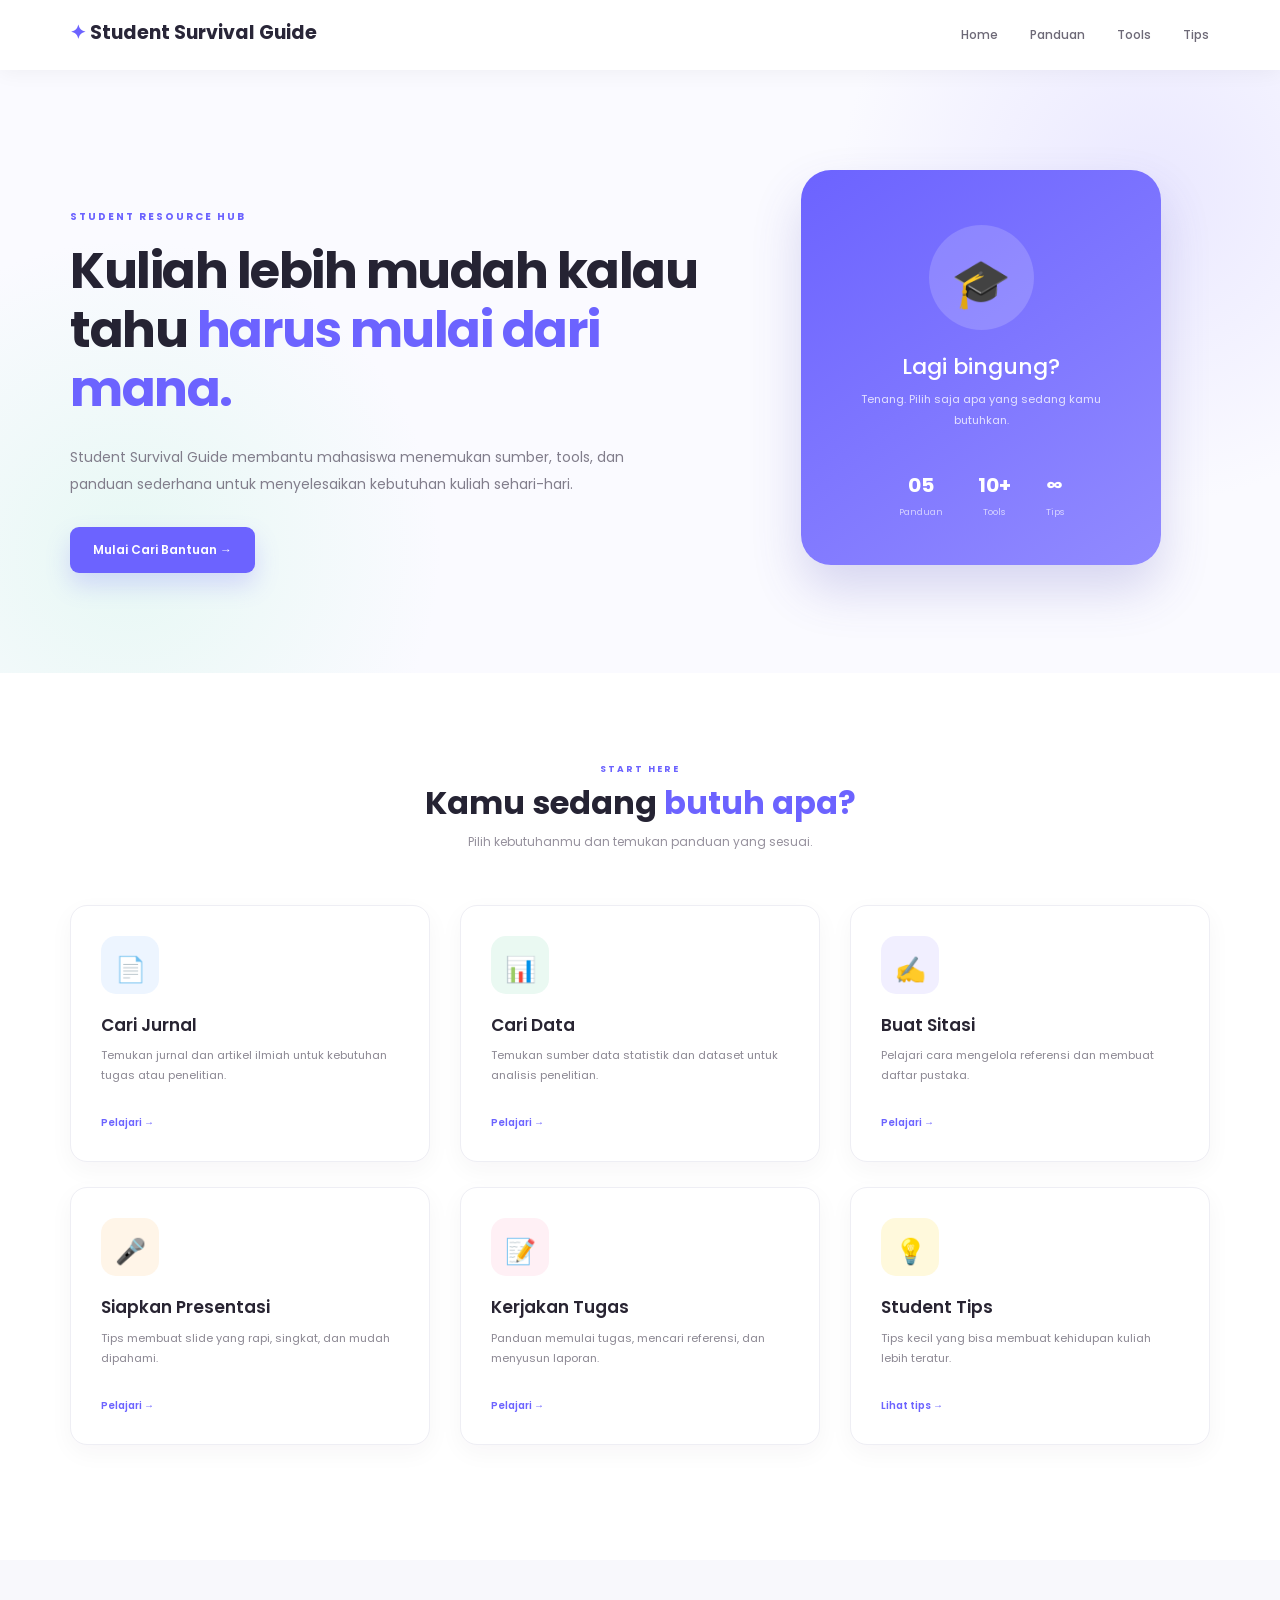
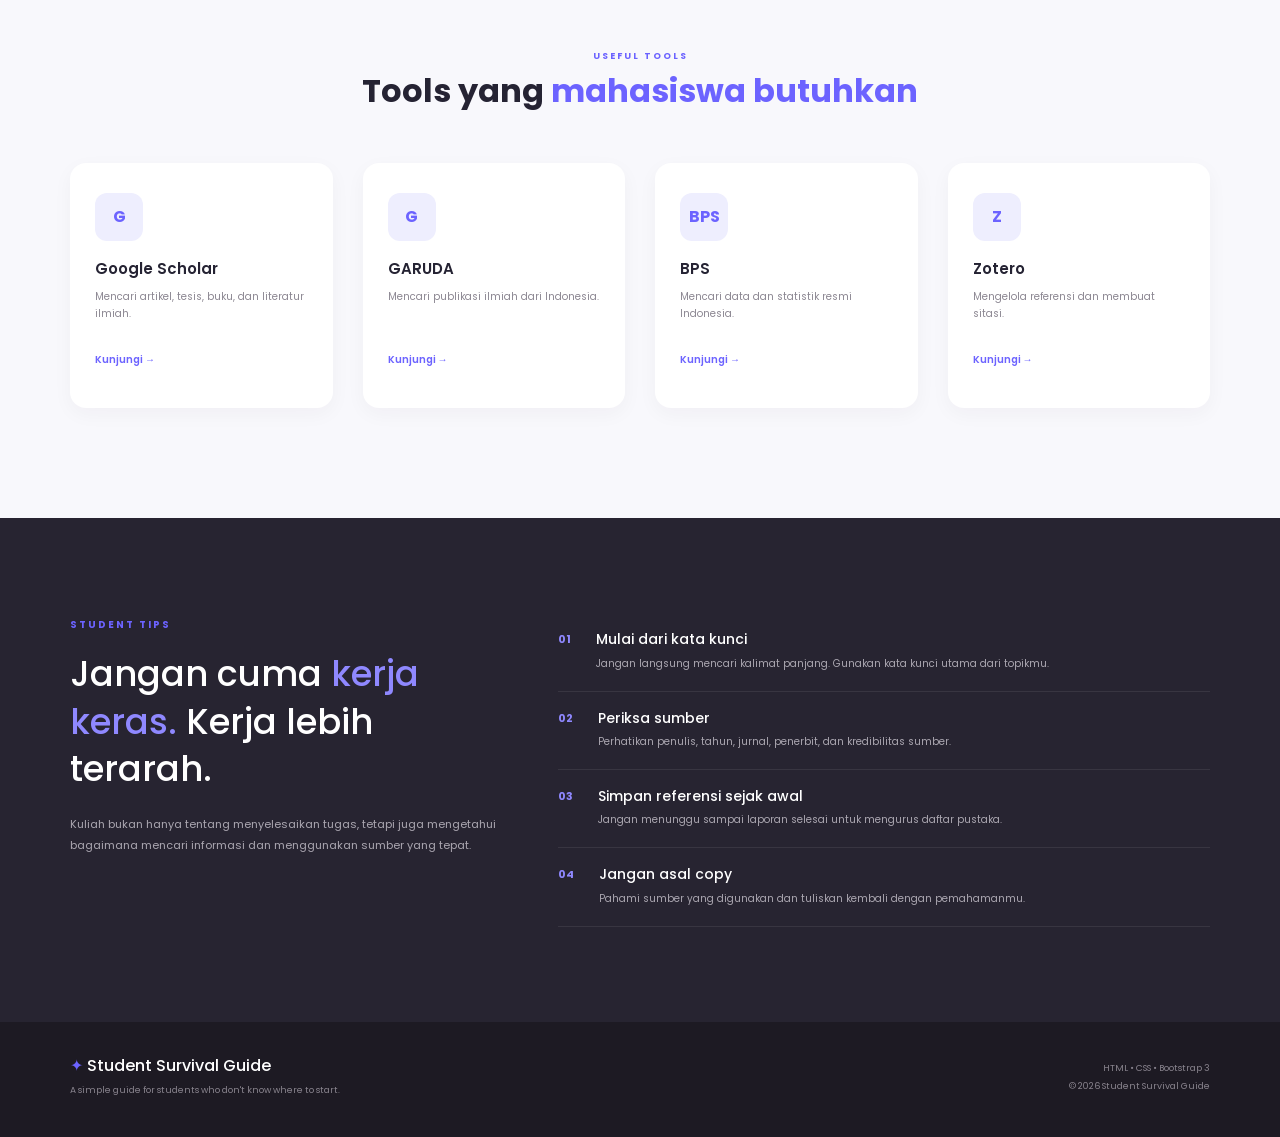
<file: index.html>
<!DOCTYPE html>
<html lang="id">
<head>
    <meta charset="UTF-8">
    <meta name="viewport" content="width=device-width, initial-scale=1">

    <title>Student Survival Guide</title>

    <!-- Bootstrap 3 -->
    <link rel="stylesheet"
          href="https://maxcdn.bootstrapcdn.com/bootstrap/3.4.1/css/bootstrap.min.css">

    <!-- Google Font -->
    <link href="https://fonts.googleapis.com/css?family=Poppins:300,400,500,600,700"
          rel="stylesheet">

    <!-- CSS -->
    <link rel="stylesheet" href="style.css">
</head>

<body>

<!-- NAVBAR -->
<nav class="navbar navbar-default navbar-fixed-top">
    <div class="container">

        <div class="navbar-header">
            <a class="navbar-brand" href="index.html">
                <span>✦</span> Student Survival Guide
            </a>
        </div>

        <ul class="nav navbar-nav navbar-right">
            <li><a href="index.html">Home</a></li>
            <li><a href="#butuh">Panduan</a></li>
            <li><a href="#tools">Tools</a></li>
            <li><a href="#tips">Tips</a></li>
        </ul>

    </div>
</nav>


<!-- HERO -->
<section class="hero">

    <div class="container">

        <div class="row">

            <div class="col-md-7 hero-text">

                <span class="hero-label">
                    STUDENT RESOURCE HUB
                </span>

                <h1>
                    Kuliah lebih mudah
                    kalau tahu <span>harus mulai dari mana.</span>
                </h1>

                <p>
                    Student Survival Guide membantu mahasiswa menemukan
                    sumber, tools, dan panduan sederhana untuk menyelesaikan
                    kebutuhan kuliah sehari-hari.
                </p>

                <a href="#butuh" class="btn btn-primary-custom">
                    Mulai Cari Bantuan →
                </a>

            </div>


            <div class="col-md-5">

                <div class="hero-card">

                    <div class="hero-icon">
                        🎓
                    </div>

                    <h3>
                        Lagi bingung?
                    </h3>

                    <p>
                        Tenang. Pilih saja apa yang sedang kamu butuhkan.
                    </p>

                    <div class="mini-stat">
                        <div>
                            <strong>05</strong>
                            <small>Panduan</small>
                        </div>

                        <div>
                            <strong>10+</strong>
                            <small>Tools</small>
                        </div>

                        <div>
                            <strong>∞</strong>
                            <small>Tips</small>
                        </div>
                    </div>

                </div>

            </div>

        </div>

    </div>

</section>


<!-- BUTUH APA -->
<section id="butuh" class="section">

    <div class="container">

        <div class="section-title text-center">

            <span>START HERE</span>

            <h2>
                Kamu sedang <strong>butuh apa?</strong>
            </h2>

            <p>
                Pilih kebutuhanmu dan temukan panduan yang sesuai.
            </p>

        </div>


        <div class="row">

            <!-- JURNAL -->
            <div class="col-md-4 col-sm-6">

                <a href="jurnal.html" class="guide-card">

                    <div class="guide-icon blue">
                        📄
                    </div>

                    <h3>
                        Cari Jurnal
                    </h3>

                    <p>
                        Temukan jurnal dan artikel ilmiah
                        untuk kebutuhan tugas atau penelitian.
                    </p>

                    <span>
                        Pelajari →
                    </span>

                </a>

            </div>


            <!-- DATA -->
            <div class="col-md-4 col-sm-6">

                <a href="data.html" class="guide-card">

                    <div class="guide-icon green">
                        📊
                    </div>

                    <h3>
                        Cari Data
                    </h3>

                    <p>
                        Temukan sumber data statistik dan
                        dataset untuk analisis penelitian.
                    </p>

                    <span>
                        Pelajari →
                    </span>

                </a>

            </div>


            <!-- SITASI -->
            <div class="col-md-4 col-sm-6">

                <a href="sitasi.html" class="guide-card">

                    <div class="guide-icon purple">
                        ✍️
                    </div>

                    <h3>
                        Buat Sitasi
                    </h3>

                    <p>
                        Pelajari cara mengelola referensi
                        dan membuat daftar pustaka.
                    </p>

                    <span>
                        Pelajari →
                    </span>

                </a>

            </div>


            <!-- PRESENTASI -->
            <div class="col-md-4 col-sm-6">

                <a href="presentasi.html" class="guide-card">

                    <div class="guide-icon orange">
                        🎤
                    </div>

                    <h3>
                        Siapkan Presentasi
                    </h3>

                    <p>
                        Tips membuat slide yang rapi,
                        singkat, dan mudah dipahami.
                    </p>

                    <span>
                        Pelajari →
                    </span>

                </a>

            </div>


            <!-- TUGAS -->
            <div class="col-md-4 col-sm-6">

                <a href="tugas.html" class="guide-card">

                    <div class="guide-icon pink">
                        📝
                    </div>

                    <h3>
                        Kerjakan Tugas
                    </h3>

                    <p>
                        Panduan memulai tugas, mencari
                        referensi, dan menyusun laporan.
                    </p>

                    <span>
                        Pelajari →
                    </span>

                </a>

            </div>


            <!-- BONUS -->
            <div class="col-md-4 col-sm-6">

                <div class="guide-card bonus-card">

                    <div class="guide-icon yellow">
                        💡
                    </div>

                    <h3>
                        Student Tips
                    </h3>

                    <p>
                        Tips kecil yang bisa membuat
                        kehidupan kuliah lebih teratur.
                    </p>

                    <a href="#tips">
                        Lihat tips →
                    </a>

                </div>

            </div>

        </div>

    </div>

</section>


<!-- TOOLS -->
<section id="tools" class="tools-section">

    <div class="container">

        <div class="section-title text-center">

            <span>USEFUL TOOLS</span>

            <h2>
                Tools yang <strong>mahasiswa butuhkan</strong>
            </h2>

        </div>


        <div class="row">

            <div class="col-md-3 col-sm-6">
                <div class="tool-card">
                    <div class="tool-logo">G</div>
                    <h3>Google Scholar</h3>
                    <p>
                        Mencari artikel, tesis, buku,
                        dan literatur ilmiah.
                    </p>
                    <a href="https://scholar.google.com"
                       target="_blank">
                        Kunjungi →
                    </a>
                </div>
            </div>


            <div class="col-md-3 col-sm-6">
                <div class="tool-card">
                    <div class="tool-logo">G</div>
                    <h3>GARUDA</h3>
                    <p>
                        Mencari publikasi ilmiah
                        dari Indonesia.
                    </p>
                    <a href="https://garuda.kemdiktisaintek.go.id"
                       target="_blank">
                        Kunjungi →
                    </a>
                </div>
            </div>


            <div class="col-md-3 col-sm-6">
                <div class="tool-card">
                    <div class="tool-logo">BPS</div>
                    <h3>BPS</h3>
                    <p>
                        Mencari data dan statistik
                        resmi Indonesia.
                    </p>
                    <a href="https://www.bps.go.id"
                       target="_blank">
                        Kunjungi →
                    </a>
                </div>
            </div>


            <div class="col-md-3 col-sm-6">
                <div class="tool-card">
                    <div class="tool-logo">Z</div>
                    <h3>Zotero</h3>
                    <p>
                        Mengelola referensi dan
                        membuat sitasi.
                    </p>
                    <a href="https://www.zotero.org"
                       target="_blank">
                        Kunjungi →
                    </a>
                </div>
            </div>

        </div>

    </div>

</section>


<!-- TIPS -->
<section id="tips" class="tips-section">

    <div class="container">

        <div class="row">

            <div class="col-md-5">

                <span class="hero-label">
                    STUDENT TIPS
                </span>

                <h2>
                    Jangan cuma
                    <span>kerja keras.</span>
                    Kerja lebih terarah.
                </h2>

                <p>
                    Kuliah bukan hanya tentang menyelesaikan tugas,
                    tetapi juga mengetahui bagaimana mencari informasi
                    dan menggunakan sumber yang tepat.
                </p>

            </div>


            <div class="col-md-7">

                <div class="tip-item">
                    <b>01</b>
                    <div>
                        <h3>Mulai dari kata kunci</h3>
                        <p>
                            Jangan langsung mencari kalimat panjang.
                            Gunakan kata kunci utama dari topikmu.
                        </p>
                    </div>
                </div>


                <div class="tip-item">
                    <b>02</b>
                    <div>
                        <h3>Periksa sumber</h3>
                        <p>
                            Perhatikan penulis, tahun, jurnal,
                            penerbit, dan kredibilitas sumber.
                        </p>
                    </div>
                </div>


                <div class="tip-item">
                    <b>03</b>
                    <div>
                        <h3>Simpan referensi sejak awal</h3>
                        <p>
                            Jangan menunggu sampai laporan selesai
                            untuk mengurus daftar pustaka.
                        </p>
                    </div>
                </div>


                <div class="tip-item">
                    <b>04</b>
                    <div>
                        <h3>Jangan asal copy</h3>
                        <p>
                            Pahami sumber yang digunakan dan
                            tuliskan kembali dengan pemahamanmu.
                        </p>
                    </div>
                </div>

            </div>

        </div>

    </div>

</section>


<!-- FOOTER -->
<footer>

    <div class="container">

        <div class="row">

            <div class="col-md-7">

                <h3>
                    ✦ Student Survival Guide
                </h3>

                <p>
                    A simple guide for students who don't know
                    where to start.
                </p>

            </div>

            <div class="col-md-5 text-right">

                <p>
                    HTML • CSS • Bootstrap 3
                </p>

                <p>
                    © 2026 Student Survival Guide
                </p>

            </div>

        </div>

    </div>

</footer>

</body>
</html>
</file>
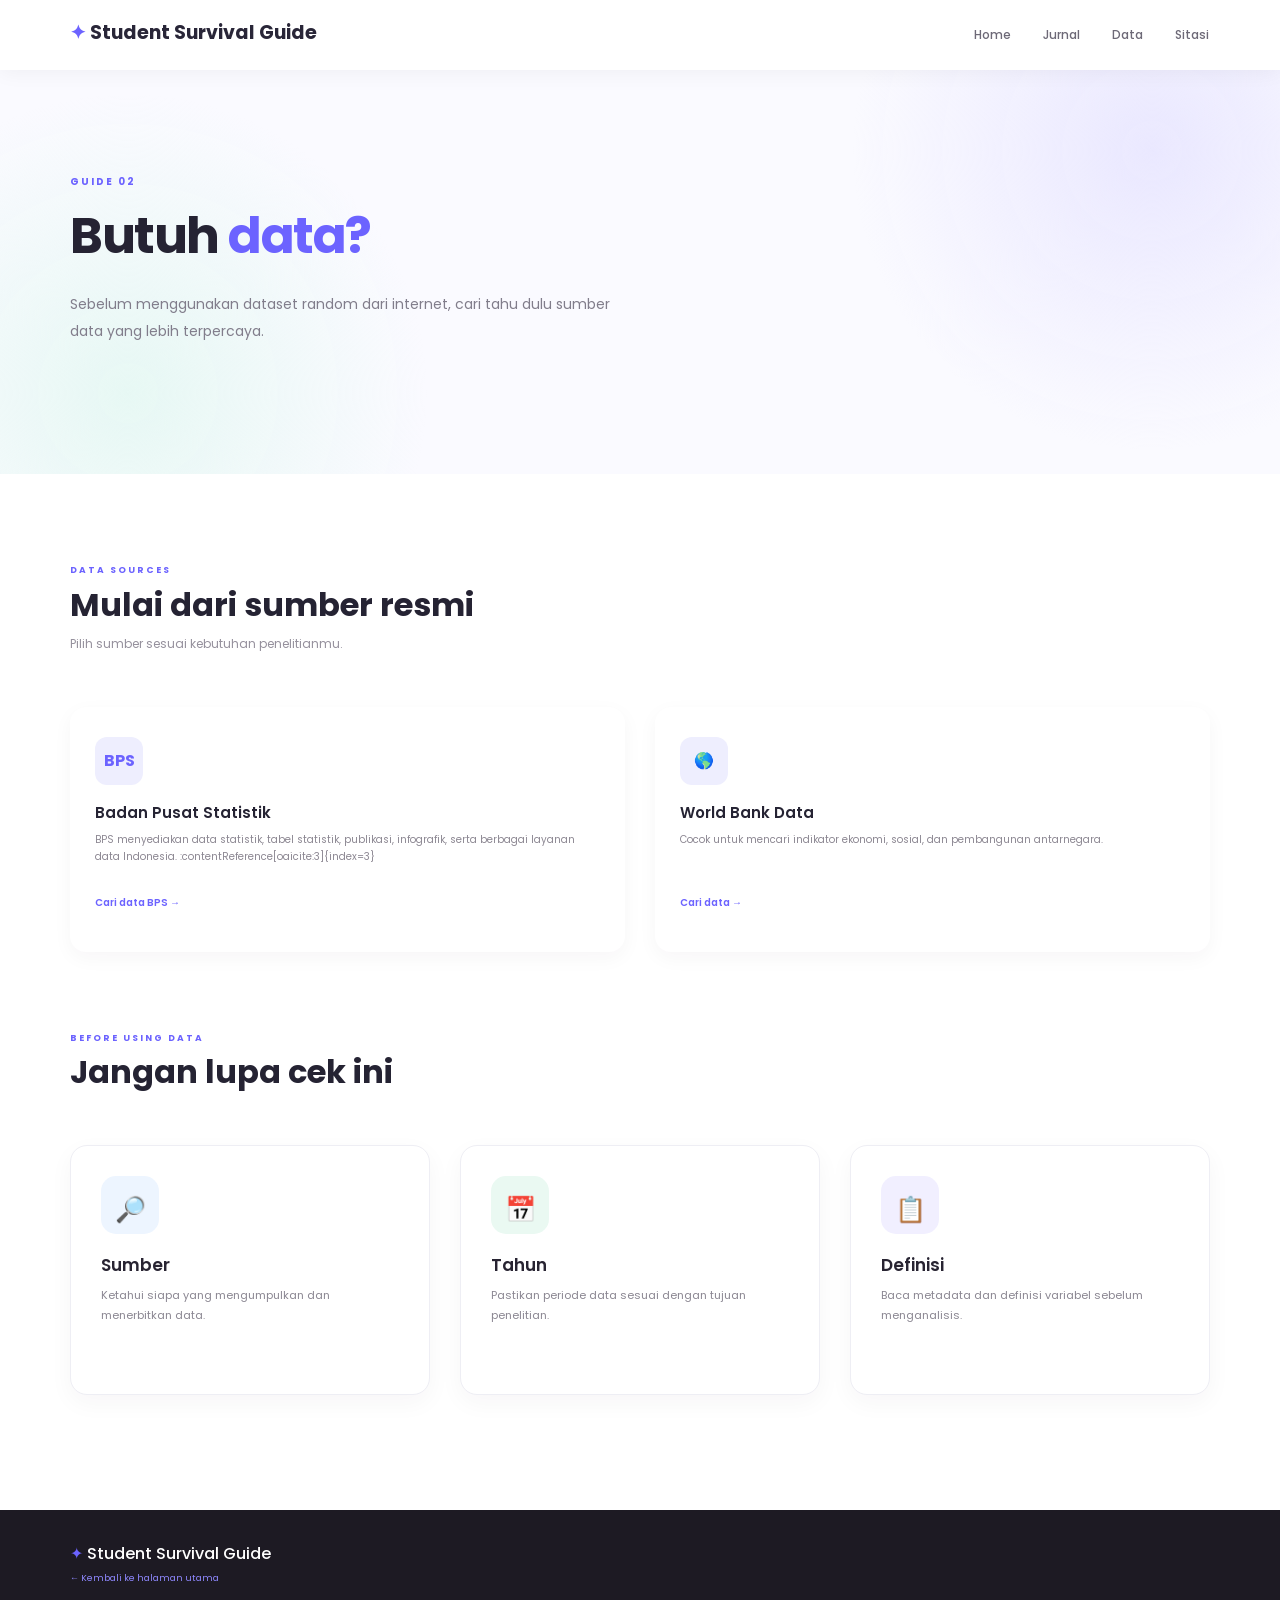
<file: data.html>
<!DOCTYPE html>
<html lang="id">

<head>

    <meta charset="UTF-8">
    <meta name="viewport" content="width=device-width, initial-scale=1">

    <title>Cari Data | Student Survival Guide</title>

    <link rel="stylesheet"
          href="https://maxcdn.bootstrapcdn.com/bootstrap/3.4.1/css/bootstrap.min.css">

    <link href="https://fonts.googleapis.com/css?family=Poppins:300,400,500,600,700"
          rel="stylesheet">

    <link rel="stylesheet" href="style.css">

</head>

<body>

<nav class="navbar navbar-default navbar-fixed-top">

    <div class="container">

        <div class="navbar-header">

            <a class="navbar-brand" href="index.html">
                <span>✦</span> Student Survival Guide
            </a>

        </div>

        <ul class="nav navbar-nav navbar-right">

            <li><a href="index.html">Home</a></li>
            <li><a href="jurnal.html">Jurnal</a></li>
            <li><a href="data.html">Data</a></li>
            <li><a href="sitasi.html">Sitasi</a></li>

        </ul>

    </div>

</nav>


<section class="hero">

    <div class="container">

        <span class="hero-label">
            GUIDE 02
        </span>

        <h1>
            Butuh <span>data?</span>
        </h1>

        <p>
            Sebelum menggunakan dataset random dari internet,
            cari tahu dulu sumber data yang lebih terpercaya.
        </p>

    </div>

</section>


<section class="section">

    <div class="container">

        <div class="section-title">

            <span>DATA SOURCES</span>

            <h2>
                Mulai dari sumber resmi
            </h2>

            <p>
                Pilih sumber sesuai kebutuhan penelitianmu.
            </p>

        </div>


        <div class="row">

            <div class="col-md-6">

                <div class="tool-card">

                    <div class="tool-logo">
                        BPS
                    </div>

                    <h3>
                        Badan Pusat Statistik
                    </h3>

                    <p>
                        BPS menyediakan data statistik,
                        tabel statistik, publikasi,
                        infografik, serta berbagai layanan
                        data Indonesia. :contentReference[oaicite:3]{index=3}
                    </p>

                    <a href="https://www.bps.go.id"
                       target="_blank">
                        Cari data BPS →
                    </a>

                </div>

            </div>


            <div class="col-md-6">

                <div class="tool-card">

                    <div class="tool-logo">
                        🌎
                    </div>

                    <h3>
                        World Bank Data
                    </h3>

                    <p>
                        Cocok untuk mencari indikator
                        ekonomi, sosial, dan pembangunan
                        antarnegara.
                    </p>

                    <a href="https://data.worldbank.org"
                       target="_blank">
                        Cari data →
                    </a>

                </div>

            </div>

        </div>


        <div class="section-title" style="margin-top:60px;">

            <span>BEFORE USING DATA</span>

            <h2>
                Jangan lupa cek ini
            </h2>

        </div>


        <div class="row">

            <div class="col-md-4">

                <div class="guide-card">

                    <div class="guide-icon blue">
                        🔎
                    </div>

                    <h3>
                        Sumber
                    </h3>

                    <p>
                        Ketahui siapa yang mengumpulkan
                        dan menerbitkan data.
                    </p>

                </div>

            </div>


            <div class="col-md-4">

                <div class="guide-card">

                    <div class="guide-icon green">
                        📅
                    </div>

                    <h3>
                        Tahun
                    </h3>

                    <p>
                        Pastikan periode data sesuai
                        dengan tujuan penelitian.
                    </p>

                </div>

            </div>


            <div class="col-md-4">

                <div class="guide-card">

                    <div class="guide-icon purple">
                        📋
                    </div>

                    <h3>
                        Definisi
                    </h3>

                    <p>
                        Baca metadata dan definisi
                        variabel sebelum menganalisis.
                    </p>

                </div>

            </div>

        </div>

    </div>

</section>


<footer>

    <div class="container">

        <h3>
            ✦ Student Survival Guide
        </h3>

        <p>
            <a href="index.html" style="color:#8f88ff;">
                ← Kembali ke halaman utama
            </a>
        </p>

    </div>

</footer>

</body>
</html>
</file>
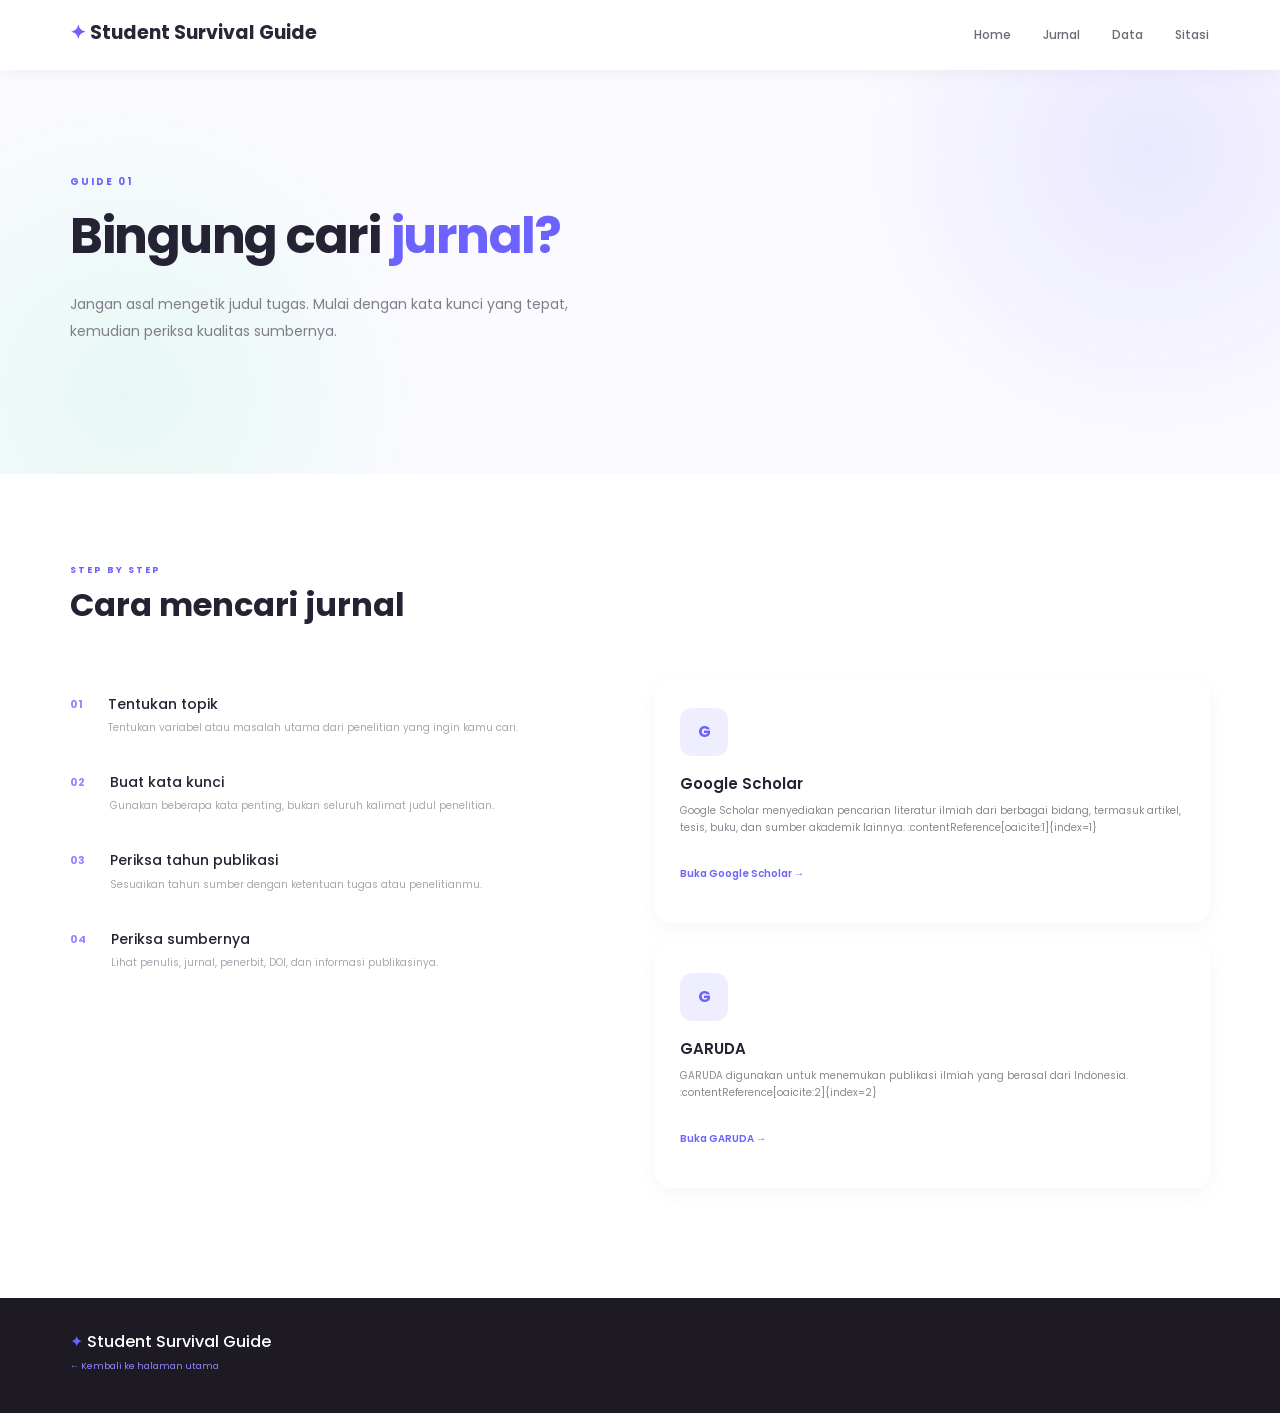
<file: jurnal.html>
<!DOCTYPE html>
<html lang="id">
<head>

    <meta charset="UTF-8">
    <meta name="viewport" content="width=device-width, initial-scale=1">

    <title>Cari Jurnal | Student Survival Guide</title>

    <link rel="stylesheet"
          href="https://maxcdn.bootstrapcdn.com/bootstrap/3.4.1/css/bootstrap.min.css">

    <link href="https://fonts.googleapis.com/css?family=Poppins:300,400,500,600,700"
          rel="stylesheet">

    <link rel="stylesheet" href="style.css">

</head>

<body>

<nav class="navbar navbar-default navbar-fixed-top">

    <div class="container">

        <div class="navbar-header">

            <a class="navbar-brand" href="index.html">
                <span>✦</span> Student Survival Guide
            </a>

        </div>

        <ul class="nav navbar-nav navbar-right">
            <li><a href="index.html">Home</a></li>
            <li><a href="jurnal.html">Jurnal</a></li>
            <li><a href="data.html">Data</a></li>
            <li><a href="sitasi.html">Sitasi</a></li>
        </ul>

    </div>

</nav>


<section class="hero">

    <div class="container">

        <span class="hero-label">
            GUIDE 01
        </span>

        <h1>
            Bingung cari <span>jurnal?</span>
        </h1>

        <p>
            Jangan asal mengetik judul tugas.
            Mulai dengan kata kunci yang tepat,
            kemudian periksa kualitas sumbernya.
        </p>

    </div>

</section>


<section class="section">

    <div class="container">

        <div class="section-title">

            <span>STEP BY STEP</span>

            <h2>
                Cara mencari jurnal
            </h2>

        </div>


        <div class="row">

            <div class="col-md-6">

                <div class="tip-item">

                    <b>01</b>

                    <div>

                        <h3>Tentukan topik</h3>

                        <p>
                            Tentukan variabel atau masalah utama
                            dari penelitian yang ingin kamu cari.
                        </p>

                    </div>

                </div>


                <div class="tip-item">

                    <b>02</b>

                    <div>

                        <h3>Buat kata kunci</h3>

                        <p>
                            Gunakan beberapa kata penting,
                            bukan seluruh kalimat judul penelitian.
                        </p>

                    </div>

                </div>


                <div class="tip-item">

                    <b>03</b>

                    <div>

                        <h3>Periksa tahun publikasi</h3>

                        <p>
                            Sesuaikan tahun sumber dengan
                            ketentuan tugas atau penelitianmu.
                        </p>

                    </div>

                </div>


                <div class="tip-item">

                    <b>04</b>

                    <div>

                        <h3>Periksa sumbernya</h3>

                        <p>
                            Lihat penulis, jurnal, penerbit,
                            DOI, dan informasi publikasinya.
                        </p>

                    </div>

                </div>

            </div>


            <div class="col-md-6">

                <div class="tool-card">

                    <div class="tool-logo">
                        G
                    </div>

                    <h3>
                        Google Scholar
                    </h3>

                    <p>
                        Google Scholar menyediakan pencarian
                        literatur ilmiah dari berbagai bidang,
                        termasuk artikel, tesis, buku, dan sumber
                        akademik lainnya. :contentReference[oaicite:1]{index=1}
                    </p>

                    <a href="https://scholar.google.com"
                       target="_blank">
                        Buka Google Scholar →
                    </a>

                </div>


                <div class="tool-card">

                    <div class="tool-logo">
                        G
                    </div>

                    <h3>
                        GARUDA
                    </h3>

                    <p>
                        GARUDA digunakan untuk menemukan
                        publikasi ilmiah yang berasal dari
                        Indonesia. :contentReference[oaicite:2]{index=2}
                    </p>

                    <a href="https://garuda.kemdiktisaintek.go.id"
                       target="_blank">
                        Buka GARUDA →
                    </a>

                </div>

            </div>

        </div>

    </div>

</section>


<footer>

    <div class="container">

        <h3>
            ✦ Student Survival Guide
        </h3>

        <p>
            <a href="index.html" style="color:#8f88ff;">
                ← Kembali ke halaman utama
            </a>
        </p>

    </div>

</footer>

</body>
</html>
</file>
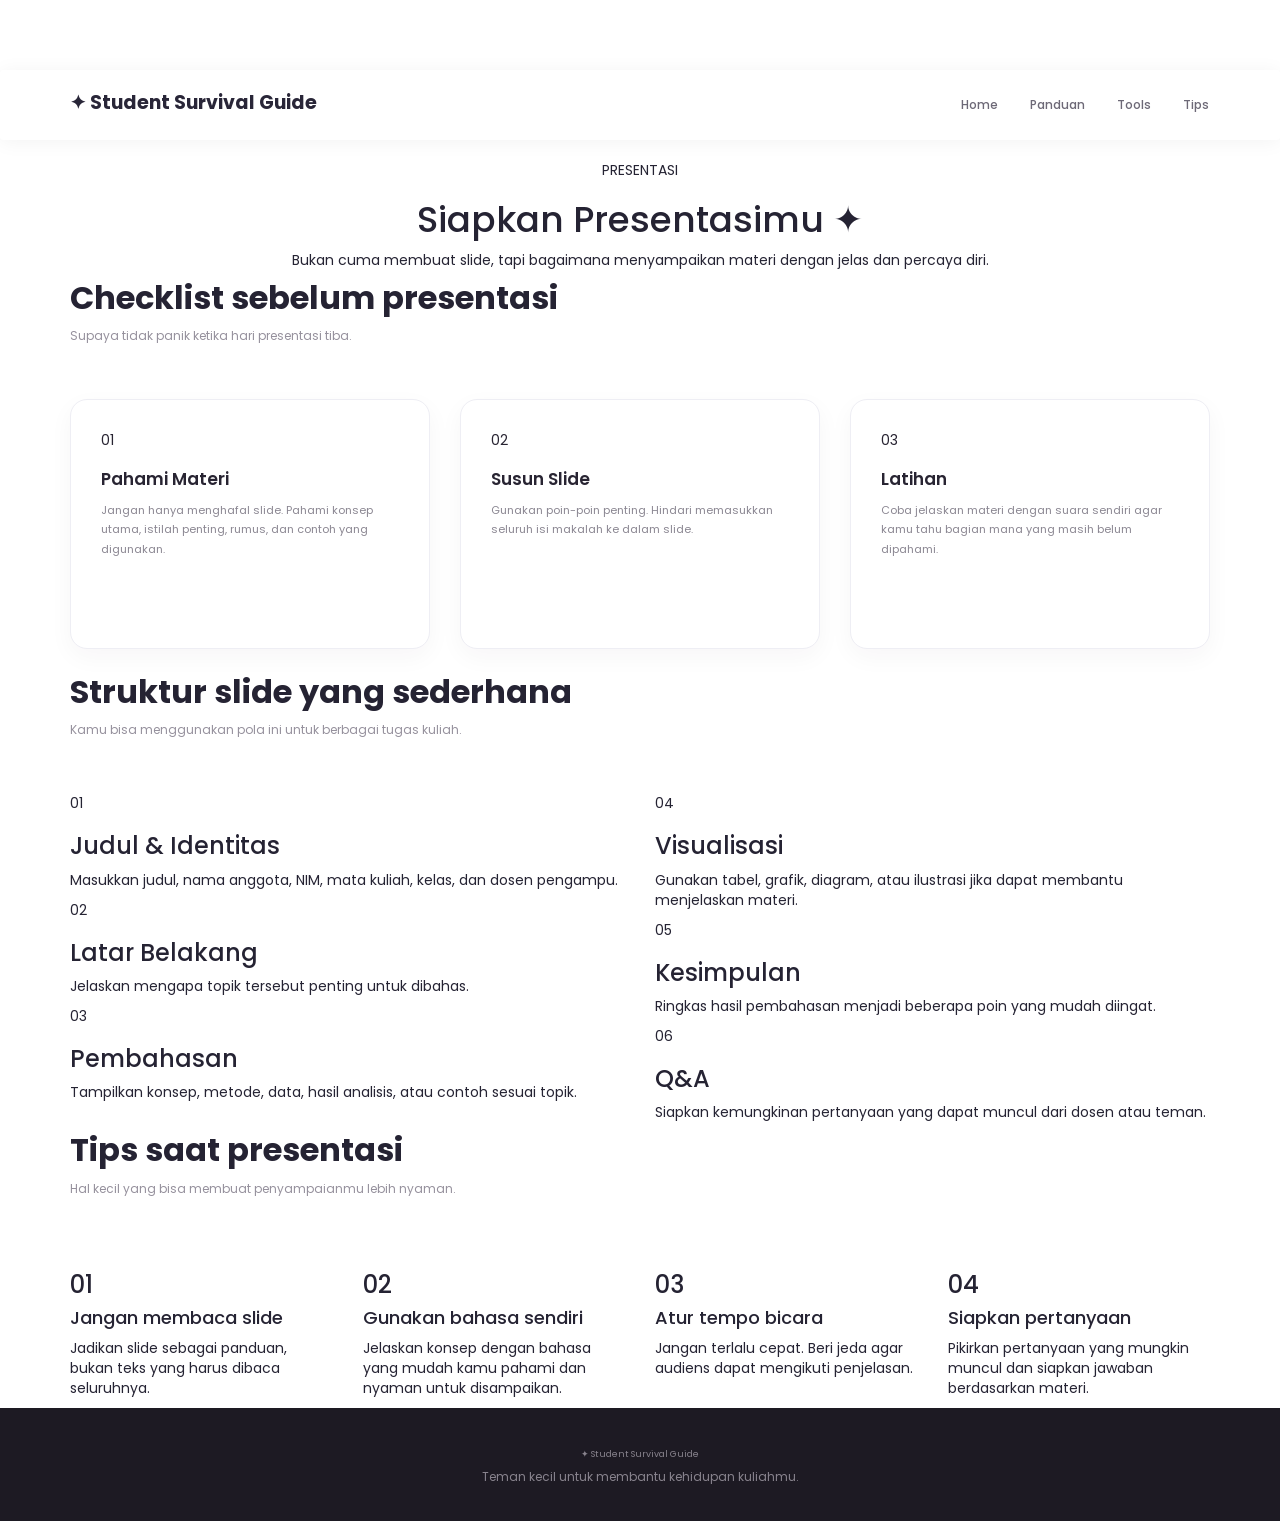
<file: presentasi.html>
<!DOCTYPE html>
<html lang="id">
<head>
    <meta charset="UTF-8">
    <meta name="viewport" content="width=device-width, initial-scale=1">
    <title>Siapkan Presentasi | Student Survival Guide</title>

    <link rel="stylesheet" href="https://maxcdn.bootstrapcdn.com/bootstrap/3.4.1/css/bootstrap.min.css">
    <link href="https://fonts.googleapis.com/css?family=Poppins:400,500,600,700" rel="stylesheet">
    <link rel="stylesheet" href="style.css">
</head>

<body>

<!-- NAVBAR -->
<nav class="navbar navbar-default">
    <div class="container">
        <div class="navbar-header">
            <a class="navbar-brand" href="index.html">
                ✦ Student Survival Guide
            </a>
        </div>

        <ul class="nav navbar-nav navbar-right">
            <li><a href="index.html">Home</a></li>
            <li><a href="jurnal.html">Panduan</a></li>
            <li><a href="data.html">Tools</a></li>
            <li><a href="#tips">Tips</a></li>
        </ul>
    </div>
</nav>


<!-- HERO -->
<section class="hero-small">
    <div class="container text-center">
        <span class="label-soft">PRESENTASI</span>
        <h1>Siapkan Presentasimu ✦</h1>
        <p>
            Bukan cuma membuat slide, tapi bagaimana menyampaikan
            materi dengan jelas dan percaya diri.
        </p>
    </div>
</section>


<!-- CHECKLIST -->
<section class="content-section">
    <div class="container">

        <div class="section-title">
            <h2>Checklist sebelum presentasi</h2>
            <p>Supaya tidak panik ketika hari presentasi tiba.</p>
        </div>

        <div class="row">

            <div class="col-md-4">
                <div class="guide-card">
                    <div class="icon-box">01</div>
                    <h3>Pahami Materi</h3>
                    <p>
                        Jangan hanya menghafal slide. Pahami konsep utama,
                        istilah penting, rumus, dan contoh yang digunakan.
                    </p>
                </div>
            </div>

            <div class="col-md-4">
                <div class="guide-card">
                    <div class="icon-box">02</div>
                    <h3>Susun Slide</h3>
                    <p>
                        Gunakan poin-poin penting. Hindari memasukkan
                        seluruh isi makalah ke dalam slide.
                    </p>
                </div>
            </div>

            <div class="col-md-4">
                <div class="guide-card">
                    <div class="icon-box">03</div>
                    <h3>Latihan</h3>
                    <p>
                        Coba jelaskan materi dengan suara sendiri agar
                        kamu tahu bagian mana yang masih belum dipahami.
                    </p>
                </div>
            </div>

        </div>
    </div>
</section>


<!-- STRUKTUR SLIDE -->
<section class="content-section section-light">
    <div class="container">

        <div class="section-title">
            <h2>Struktur slide yang sederhana</h2>
            <p>Kamu bisa menggunakan pola ini untuk berbagai tugas kuliah.</p>
        </div>

        <div class="row">

            <div class="col-md-6">
                <div class="timeline-card">
                    <span>01</span>
                    <h3>Judul & Identitas</h3>
                    <p>
                        Masukkan judul, nama anggota, NIM, mata kuliah,
                        kelas, dan dosen pengampu.
                    </p>
                </div>

                <div class="timeline-card">
                    <span>02</span>
                    <h3>Latar Belakang</h3>
                    <p>
                        Jelaskan mengapa topik tersebut penting untuk dibahas.
                    </p>
                </div>

                <div class="timeline-card">
                    <span>03</span>
                    <h3>Pembahasan</h3>
                    <p>
                        Tampilkan konsep, metode, data, hasil analisis,
                        atau contoh sesuai topik.
                    </p>
                </div>
            </div>

            <div class="col-md-6">
                <div class="timeline-card">
                    <span>04</span>
                    <h3>Visualisasi</h3>
                    <p>
                        Gunakan tabel, grafik, diagram, atau ilustrasi
                        jika dapat membantu menjelaskan materi.
                    </p>
                </div>

                <div class="timeline-card">
                    <span>05</span>
                    <h3>Kesimpulan</h3>
                    <p>
                        Ringkas hasil pembahasan menjadi beberapa poin
                        yang mudah diingat.
                    </p>
                </div>

                <div class="timeline-card">
                    <span>06</span>
                    <h3>Q&A</h3>
                    <p>
                        Siapkan kemungkinan pertanyaan yang dapat muncul
                        dari dosen atau teman.
                    </p>
                </div>
            </div>

        </div>
    </div>
</section>


<!-- TIPS -->
<section class="content-section" id="tips">
    <div class="container">

        <div class="section-title">
            <h2>Tips saat presentasi</h2>
            <p>Hal kecil yang bisa membuat penyampaianmu lebih nyaman.</p>
        </div>

        <div class="row">

            <div class="col-md-3">
                <div class="tip-card">
                    <h3>01</h3>
                    <h4>Jangan membaca slide</h4>
                    <p>
                        Jadikan slide sebagai panduan, bukan teks yang harus
                        dibaca seluruhnya.
                    </p>
                </div>
            </div>

            <div class="col-md-3">
                <div class="tip-card">
                    <h3>02</h3>
                    <h4>Gunakan bahasa sendiri</h4>
                    <p>
                        Jelaskan konsep dengan bahasa yang mudah kamu pahami
                        dan nyaman untuk disampaikan.
                    </p>
                </div>
            </div>

            <div class="col-md-3">
                <div class="tip-card">
                    <h3>03</h3>
                    <h4>Atur tempo bicara</h4>
                    <p>
                        Jangan terlalu cepat. Beri jeda agar audiens dapat
                        mengikuti penjelasan.
                    </p>
                </div>
            </div>

            <div class="col-md-3">
                <div class="tip-card">
                    <h3>04</h3>
                    <h4>Siapkan pertanyaan</h4>
                    <p>
                        Pikirkan pertanyaan yang mungkin muncul dan siapkan
                        jawaban berdasarkan materi.
                    </p>
                </div>
            </div>

        </div>
    </div>
</section>


<!-- FOOTER -->
<footer>
    <div class="container text-center">
        <p>✦ Student Survival Guide</p>
        <small>Teman kecil untuk membantu kehidupan kuliahmu.</small>
    </div>
</footer>

</body>
</html>
</file>
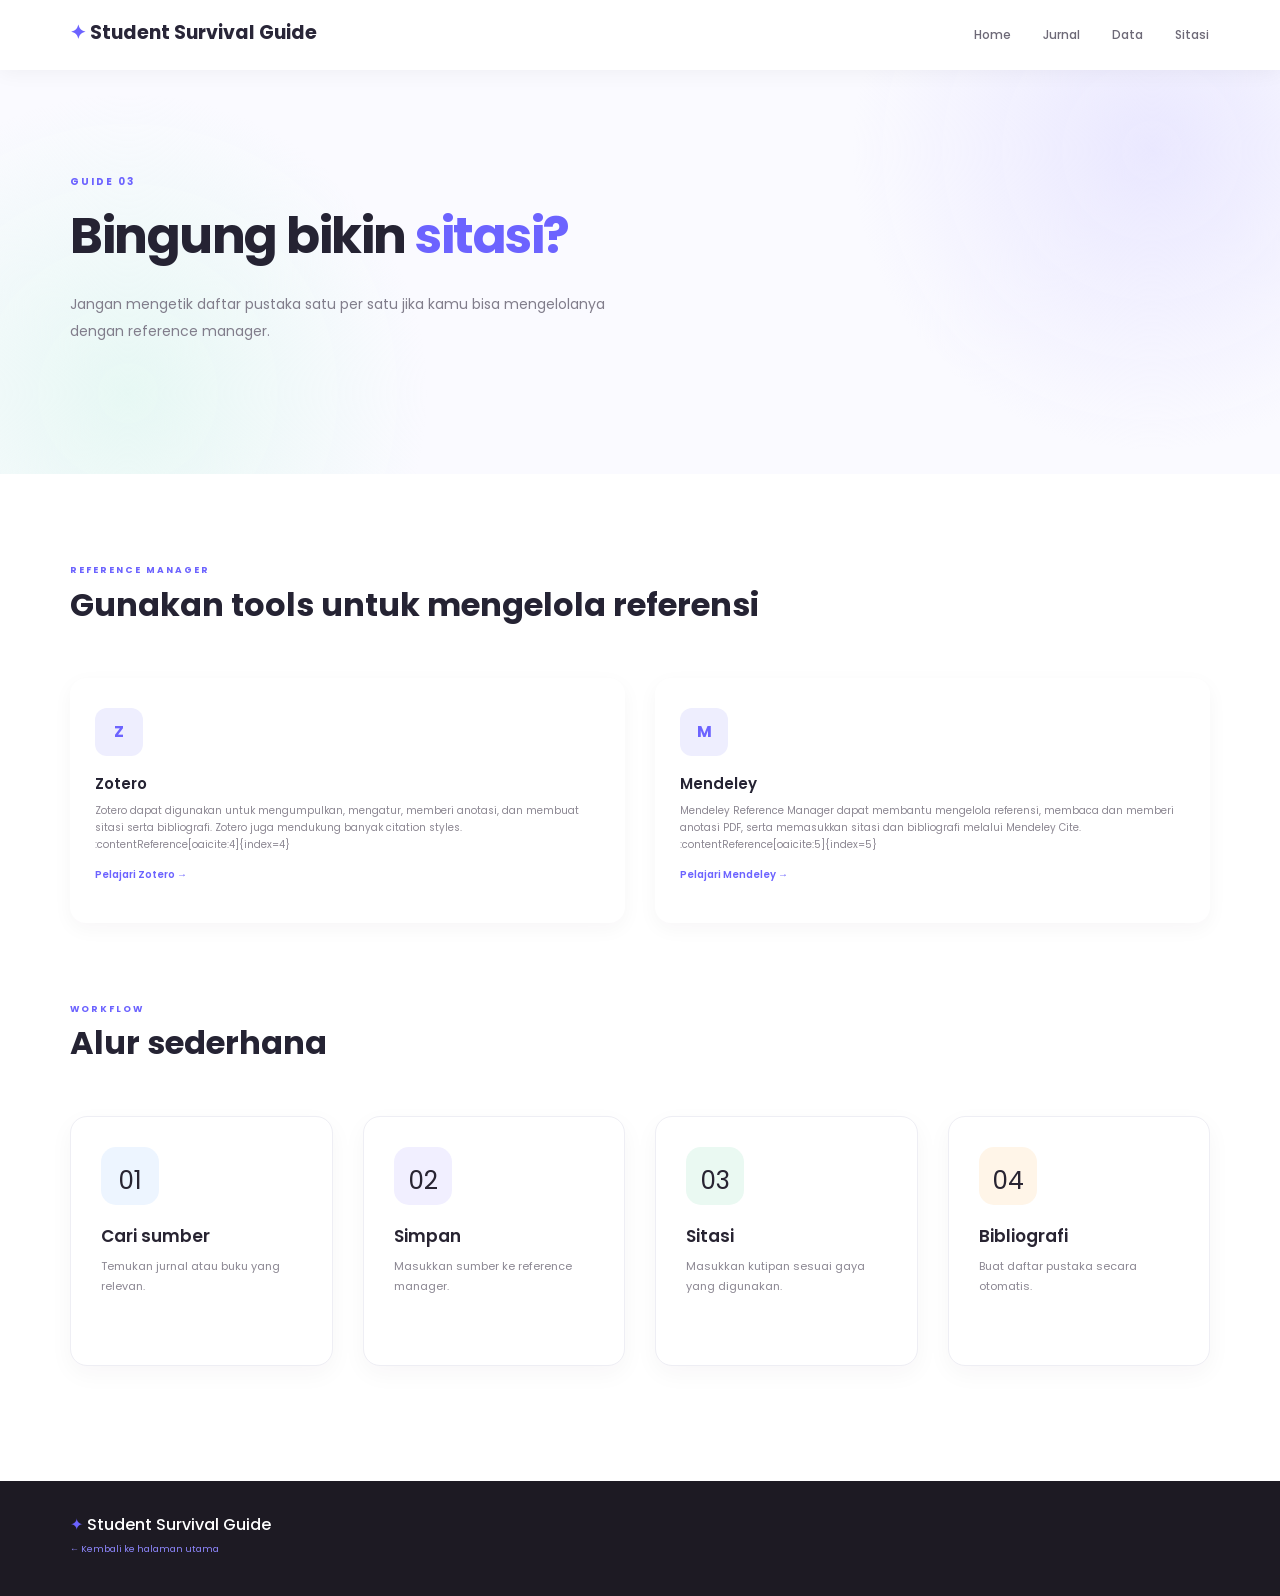
<file: sitasi.html>
<!DOCTYPE html>
<html lang="id">

<head>

    <meta charset="UTF-8">
    <meta name="viewport" content="width=device-width, initial-scale=1">

    <title>Belajar Sitasi | Student Survival Guide</title>

    <link rel="stylesheet"
          href="https://maxcdn.bootstrapcdn.com/bootstrap/3.4.1/css/bootstrap.min.css">

    <link href="https://fonts.googleapis.com/css?family=Poppins:300,400,500,600,700"
          rel="stylesheet">

    <link rel="stylesheet" href="style.css">

</head>

<body>

<nav class="navbar navbar-default navbar-fixed-top">

    <div class="container">

        <div class="navbar-header">

            <a class="navbar-brand" href="index.html">
                <span>✦</span> Student Survival Guide
            </a>

        </div>

        <ul class="nav navbar-nav navbar-right">

            <li><a href="index.html">Home</a></li>
            <li><a href="jurnal.html">Jurnal</a></li>
            <li><a href="data.html">Data</a></li>
            <li><a href="sitasi.html">Sitasi</a></li>

        </ul>

    </div>

</nav>


<section class="hero">

    <div class="container">

        <span class="hero-label">
            GUIDE 03
        </span>

        <h1>
            Bingung bikin <span>sitasi?</span>
        </h1>

        <p>
            Jangan mengetik daftar pustaka satu per satu
            jika kamu bisa mengelolanya dengan reference manager.
        </p>

    </div>

</section>


<section class="section">

    <div class="container">

        <div class="section-title">

            <span>REFERENCE MANAGER</span>

            <h2>
                Gunakan tools untuk mengelola referensi
            </h2>

        </div>


        <div class="row">

            <div class="col-md-6">

                <div class="tool-card">

                    <div class="tool-logo">
                        Z
                    </div>

                    <h3>
                        Zotero
                    </h3>

                    <p>
                        Zotero dapat digunakan untuk
                        mengumpulkan, mengatur, memberi anotasi,
                        dan membuat sitasi serta bibliografi.
                        Zotero juga mendukung banyak citation styles.
                        :contentReference[oaicite:4]{index=4}
                    </p>

                    <a href="https://www.zotero.org"
                       target="_blank">
                        Pelajari Zotero →
                    </a>

                </div>

            </div>


            <div class="col-md-6">

                <div class="tool-card">

                    <div class="tool-logo">
                        M
                    </div>

                    <h3>
                        Mendeley
                    </h3>

                    <p>
                        Mendeley Reference Manager dapat membantu
                        mengelola referensi, membaca dan memberi anotasi
                        PDF, serta memasukkan sitasi dan bibliografi
                        melalui Mendeley Cite. :contentReference[oaicite:5]{index=5}
                    </p>

                    <a href="https://www.mendeley.com"
                       target="_blank">
                        Pelajari Mendeley →
                    </a>

                </div>

            </div>

        </div>


        <div class="section-title" style="margin-top:60px;">

            <span>WORKFLOW</span>

            <h2>
                Alur sederhana
            </h2>

        </div>


        <div class="row">

            <div class="col-md-3">

                <div class="guide-card">

                    <div class="guide-icon blue">
                        01
                    </div>

                    <h3>
                        Cari sumber
                    </h3>

                    <p>
                        Temukan jurnal atau buku
                        yang relevan.
                    </p>

                </div>

            </div>


            <div class="col-md-3">

                <div class="guide-card">

                    <div class="guide-icon purple">
                        02
                    </div>

                    <h3>
                        Simpan
                    </h3>

                    <p>
                        Masukkan sumber ke
                        reference manager.
                    </p>

                </div>

            </div>


            <div class="col-md-3">

                <div class="guide-card">

                    <div class="guide-icon green">
                        03
                    </div>

                    <h3>
                        Sitasi
                    </h3>

                    <p>
                        Masukkan kutipan sesuai
                        gaya yang digunakan.
                    </p>

                </div>

            </div>


            <div class="col-md-3">

                <div class="guide-card">

                    <div class="guide-icon orange">
                        04
                    </div>

                    <h3>
                        Bibliografi
                    </h3>

                    <p>
                        Buat daftar pustaka
                        secara otomatis.
                    </p>

                </div>

            </div>

        </div>

    </div>

</section>


<footer>

    <div class="container">

        <h3>
            ✦ Student Survival Guide
        </h3>

        <p>
            <a href="index.html" style="color:#8f88ff;">
                ← Kembali ke halaman utama
            </a>
        </p>

    </div>

</footer>

</body>
</html>
</file>
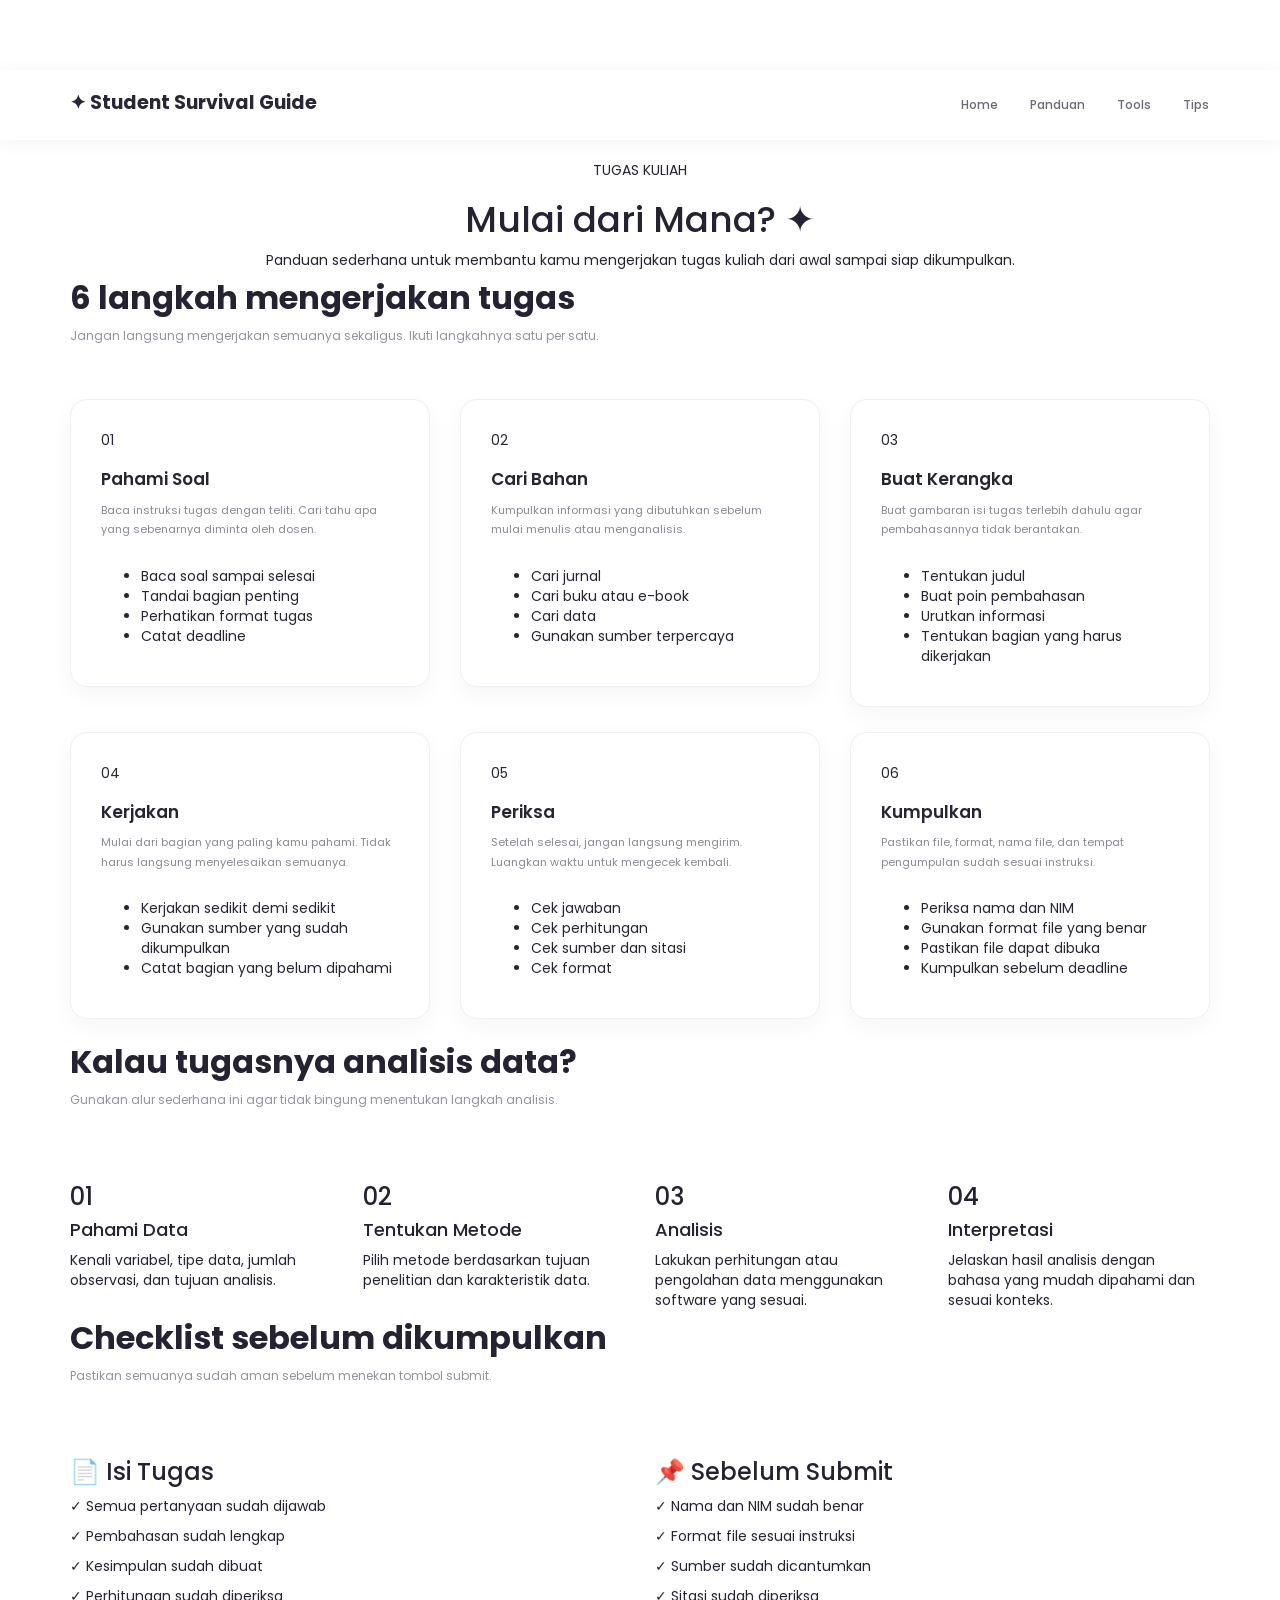
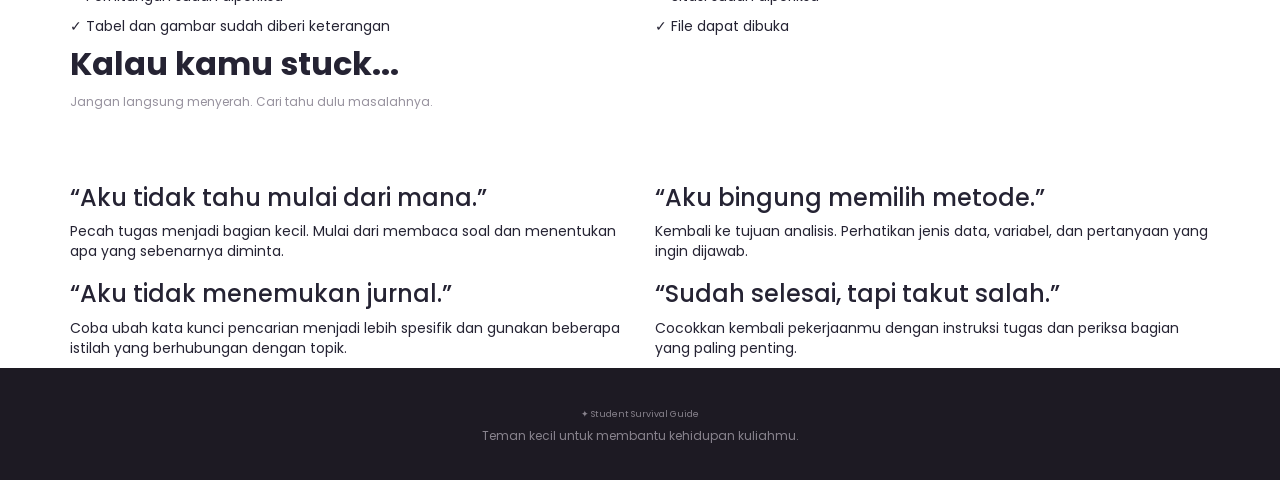
<file: tugas.html>
<!DOCTYPE html>
<html lang="id">
<head>
    <meta charset="UTF-8">
    <meta name="viewport" content="width=device-width, initial-scale=1">
    <title>Kerjakan Tugas | Student Survival Guide</title>

    <link rel="stylesheet" href="https://maxcdn.bootstrapcdn.com/bootstrap/3.4.1/css/bootstrap.min.css">
    <link href="https://fonts.googleapis.com/css?family=Poppins:400,500,600,700" rel="stylesheet">
    <link rel="stylesheet" href="style.css">
</head>

<body>

<!-- NAVBAR -->
<nav class="navbar navbar-default">
    <div class="container">

        <div class="navbar-header">
            <a class="navbar-brand" href="index.html">
                ✦ Student Survival Guide
            </a>
        </div>

        <ul class="nav navbar-nav navbar-right">
            <li><a href="index.html">Home</a></li>
            <li><a href="jurnal.html">Panduan</a></li>
            <li><a href="data.html">Tools</a></li>
            <li><a href="#tips">Tips</a></li>
        </ul>

    </div>
</nav>


<!-- HERO -->
<section class="hero-small">
    <div class="container text-center">

        <span class="label-soft">TUGAS KULIAH</span>

        <h1>Mulai dari Mana? ✦</h1>

        <p>
            Panduan sederhana untuk membantu kamu mengerjakan
            tugas kuliah dari awal sampai siap dikumpulkan.
        </p>

    </div>
</section>


<!-- LANGKAH UTAMA -->
<section class="content-section">

    <div class="container">

        <div class="section-title">
            <h2>6 langkah mengerjakan tugas</h2>
            <p>
                Jangan langsung mengerjakan semuanya sekaligus.
                Ikuti langkahnya satu per satu.
            </p>
        </div>


        <div class="row">

            <!-- 1 -->
            <div class="col-md-4">

                <div class="guide-card">

                    <div class="icon-box">01</div>

                    <h3>Pahami Soal</h3>

                    <p>
                        Baca instruksi tugas dengan teliti.
                        Cari tahu apa yang sebenarnya diminta oleh dosen.
                    </p>

                    <ul>
                        <li>Baca soal sampai selesai</li>
                        <li>Tandai bagian penting</li>
                        <li>Perhatikan format tugas</li>
                        <li>Catat deadline</li>
                    </ul>

                </div>

            </div>


            <!-- 2 -->
            <div class="col-md-4">

                <div class="guide-card">

                    <div class="icon-box">02</div>

                    <h3>Cari Bahan</h3>

                    <p>
                        Kumpulkan informasi yang dibutuhkan sebelum
                        mulai menulis atau menganalisis.
                    </p>

                    <ul>
                        <li>Cari jurnal</li>
                        <li>Cari buku atau e-book</li>
                        <li>Cari data</li>
                        <li>Gunakan sumber terpercaya</li>
                    </ul>

                </div>

            </div>


            <!-- 3 -->
            <div class="col-md-4">

                <div class="guide-card">

                    <div class="icon-box">03</div>

                    <h3>Buat Kerangka</h3>

                    <p>
                        Buat gambaran isi tugas terlebih dahulu agar
                        pembahasannya tidak berantakan.
                    </p>

                    <ul>
                        <li>Tentukan judul</li>
                        <li>Buat poin pembahasan</li>
                        <li>Urutkan informasi</li>
                        <li>Tentukan bagian yang harus dikerjakan</li>
                    </ul>

                </div>

            </div>

        </div>


        <div class="row">

            <!-- 4 -->
            <div class="col-md-4">

                <div class="guide-card">

                    <div class="icon-box">04</div>

                    <h3>Kerjakan</h3>

                    <p>
                        Mulai dari bagian yang paling kamu pahami.
                        Tidak harus langsung menyelesaikan semuanya.
                    </p>

                    <ul>
                        <li>Kerjakan sedikit demi sedikit</li>
                        <li>Gunakan sumber yang sudah dikumpulkan</li>
                        <li>Catat bagian yang belum dipahami</li>
                    </ul>

                </div>

            </div>


            <!-- 5 -->
            <div class="col-md-4">

                <div class="guide-card">

                    <div class="icon-box">05</div>

                    <h3>Periksa</h3>

                    <p>
                        Setelah selesai, jangan langsung mengirim.
                        Luangkan waktu untuk mengecek kembali.
                    </p>

                    <ul>
                        <li>Cek jawaban</li>
                        <li>Cek perhitungan</li>
                        <li>Cek sumber dan sitasi</li>
                        <li>Cek format</li>
                    </ul>

                </div>

            </div>


            <!-- 6 -->
            <div class="col-md-4">

                <div class="guide-card">

                    <div class="icon-box">06</div>

                    <h3>Kumpulkan</h3>

                    <p>
                        Pastikan file, format, nama file, dan tempat
                        pengumpulan sudah sesuai instruksi.
                    </p>

                    <ul>
                        <li>Periksa nama dan NIM</li>
                        <li>Gunakan format file yang benar</li>
                        <li>Pastikan file dapat dibuka</li>
                        <li>Kumpulkan sebelum deadline</li>
                    </ul>

                </div>

            </div>

        </div>

    </div>

</section>


<!-- JIKA TUGAS DATA -->
<section class="content-section section-light">

    <div class="container">

        <div class="section-title">

            <h2>Kalau tugasnya analisis data?</h2>

            <p>
                Gunakan alur sederhana ini agar tidak bingung
                menentukan langkah analisis.
            </p>

        </div>


        <div class="row">

            <div class="col-md-3">

                <div class="tip-card">

                    <h3>01</h3>

                    <h4>Pahami Data</h4>

                    <p>
                        Kenali variabel, tipe data, jumlah observasi,
                        dan tujuan analisis.
                    </p>

                </div>

            </div>


            <div class="col-md-3">

                <div class="tip-card">

                    <h3>02</h3>

                    <h4>Tentukan Metode</h4>

                    <p>
                        Pilih metode berdasarkan tujuan penelitian
                        dan karakteristik data.
                    </p>

                </div>

            </div>


            <div class="col-md-3">

                <div class="tip-card">

                    <h3>03</h3>

                    <h4>Analisis</h4>

                    <p>
                        Lakukan perhitungan atau pengolahan data
                        menggunakan software yang sesuai.
                    </p>

                </div>

            </div>


            <div class="col-md-3">

                <div class="tip-card">

                    <h3>04</h3>

                    <h4>Interpretasi</h4>

                    <p>
                        Jelaskan hasil analisis dengan bahasa yang
                        mudah dipahami dan sesuai konteks.
                    </p>

                </div>

            </div>

        </div>

    </div>

</section>


<!-- CHECKLIST -->
<section class="content-section" id="tips">

    <div class="container">

        <div class="section-title">

            <h2>Checklist sebelum dikumpulkan</h2>

            <p>
                Pastikan semuanya sudah aman sebelum menekan tombol submit.
            </p>

        </div>


        <div class="row">

            <div class="col-md-6">

                <div class="checklist-card">

                    <h3>📄 Isi Tugas</h3>

                    <p>✓ Semua pertanyaan sudah dijawab</p>
                    <p>✓ Pembahasan sudah lengkap</p>
                    <p>✓ Kesimpulan sudah dibuat</p>
                    <p>✓ Perhitungan sudah diperiksa</p>
                    <p>✓ Tabel dan gambar sudah diberi keterangan</p>

                </div>

            </div>


            <div class="col-md-6">

                <div class="checklist-card">

                    <h3>📌 Sebelum Submit</h3>

                    <p>✓ Nama dan NIM sudah benar</p>
                    <p>✓ Format file sesuai instruksi</p>
                    <p>✓ Sumber sudah dicantumkan</p>
                    <p>✓ Sitasi sudah diperiksa</p>
                    <p>✓ File dapat dibuka</p>

                </div>

            </div>

        </div>

    </div>

</section>


<!-- STUCK -->
<section class="content-section section-light">

    <div class="container">

        <div class="section-title">

            <h2>Kalau kamu stuck...</h2>

            <p>
                Jangan langsung menyerah. Cari tahu dulu masalahnya.
            </p>

        </div>


        <div class="row">

            <div class="col-md-6">

                <div class="problem-card">

                    <h3>“Aku tidak tahu mulai dari mana.”</h3>

                    <p>
                        Pecah tugas menjadi bagian kecil.
                        Mulai dari membaca soal dan menentukan
                        apa yang sebenarnya diminta.
                    </p>

                </div>


                <div class="problem-card">

                    <h3>“Aku tidak menemukan jurnal.”</h3>

                    <p>
                        Coba ubah kata kunci pencarian menjadi lebih
                        spesifik dan gunakan beberapa istilah yang
                        berhubungan dengan topik.
                    </p>

                </div>

            </div>


            <div class="col-md-6">

                <div class="problem-card">

                    <h3>“Aku bingung memilih metode.”</h3>

                    <p>
                        Kembali ke tujuan analisis. Perhatikan jenis
                        data, variabel, dan pertanyaan yang ingin dijawab.
                    </p>

                </div>


                <div class="problem-card">

                    <h3>“Sudah selesai, tapi takut salah.”</h3>

                    <p>
                        Cocokkan kembali pekerjaanmu dengan instruksi
                        tugas dan periksa bagian yang paling penting.
                    </p>

                </div>

            </div>

        </div>

    </div>

</section>


<!-- FOOTER -->
<footer>

    <div class="container text-center">

        <p>✦ Student Survival Guide</p>

        <small>
            Teman kecil untuk membantu kehidupan kuliahmu.
        </small>

    </div>

</footer>


</body>
</html>
</file>
<file: style.css>
/* =========================
   GENERAL
========================= */

html {
    scroll-behavior: smooth;
}

body {
    padding-top: 70px;
    margin: 0;
    font-family: 'Poppins', sans-serif;
    color: #252333;
    background: #ffffff;
}

a {
    text-decoration: none !important;
}


/* =========================
   NAVBAR
========================= */

.navbar-default {
    background: rgba(255,255,255,0.97);
    border: none;
    box-shadow: 0 2px 20px rgba(0,0,0,0.05);
}

.navbar-brand {
    padding-top: 23px;
    font-size: 19px;
    font-weight: 700;
    color: #292638 !important;
}

.navbar-brand span {
    color: #6c63ff;
}

.navbar-nav > li > a {
    padding: 25px 16px;
    color: #6d6977 !important;
    font-size: 12px;
    font-weight: 500;
}

.navbar-nav > li > a:hover {
    color: #6c63ff !important;
}


/* =========================
   HERO
========================= */

.hero {
    padding: 100px 0;
    background:
        radial-gradient(circle at 90% 20%, #eae8ff, transparent 25%),
        radial-gradient(circle at 10% 80%, #e7f8f4, transparent 25%),
        #fafaff;
}

.hero-text {
    padding-top: 35px;
}

.hero-label {
    display: inline-block;
    margin-bottom: 18px;
    color: #6c63ff;
    font-size: 10px;
    font-weight: 700;
    letter-spacing: 2px;
}

.hero h1 {
    max-width: 650px;
    margin: 0 0 25px;
    font-size: 50px;
    line-height: 1.18;
    font-weight: 700;
    letter-spacing: -1.5px;
}

.hero h1 span {
    color: #6c63ff;
}

.hero p {
    max-width: 570px;
    color: #817d8b;
    font-size: 14px;
    line-height: 1.9;
    margin-bottom: 30px;
}

.btn-primary-custom {
    padding: 14px 23px;
    border: none;
    border-radius: 9px;
    background: #6c63ff;
    color: white !important;
    font-size: 12px;
    font-weight: 600;
    box-shadow: 0 12px 25px rgba(108,99,255,0.22);
}

.btn-primary-custom:hover {
    background: #574fdc;
}


/* HERO CARD */

.hero-card {
    min-height: 390px;
    margin: 0 auto;
    padding: 45px 35px;
    max-width: 360px;
    text-align: center;
    border-radius: 30px;
    background: linear-gradient(145deg,#6c63ff,#918aff);
    color: white;
    box-shadow: 0 25px 50px rgba(76,69,180,0.2);
}

.hero-icon {
    width: 105px;
    height: 105px;
    margin: 10px auto 25px;
    padding-top: 25px;
    border-radius: 50%;
    background: rgba(255,255,255,0.17);
    font-size: 48px;
}

.hero-card h3 {
    margin-bottom: 10px;
    font-size: 22px;
}

.hero-card p {
    margin: auto;
    color: rgba(255,255,255,0.78);
    font-size: 11px;
}

.mini-stat {
    display: flex;
    justify-content: center;
    gap: 35px;
    margin-top: 40px;
}

.mini-stat strong {
    display: block;
    font-size: 20px;
}

.mini-stat small {
    color: rgba(255,255,255,0.65);
    font-size: 9px;
}


/* =========================
   SECTION
========================= */

.section {
    padding: 90px 0;
}

.section-title {
    margin-bottom: 55px;
}

.section-title > span {
    display: block;
    margin-bottom: 10px;
    color: #6c63ff;
    font-size: 9px;
    font-weight: 700;
    letter-spacing: 2px;
}

.section-title h2 {
    margin: 0 0 12px;
    font-size: 32px;
    font-weight: 700;
}

.section-title h2 strong {
    color: #6c63ff;
}

.section-title p {
    color: #96919d;
    font-size: 12px;
}


/* =========================
   GUIDE CARDS
========================= */

.guide-card {
    position: relative;
    display: block;
    min-height: 250px;
    margin-bottom: 25px;
    padding: 30px;
    border: 1px solid #eeeef4;
    border-radius: 17px;
    background: white;
    color: #282432;
    box-shadow: 0 8px 25px rgba(42,36,57,0.04);
    transition: 0.3s;
}

.guide-card:hover {
    transform: translateY(-7px);
    box-shadow: 0 18px 35px rgba(42,36,57,0.09);
    border-color: #dcd9ff;
}

.guide-icon {
    width: 58px;
    height: 58px;
    margin-bottom: 22px;
    padding-top: 16px;
    text-align: center;
    border-radius: 15px;
    font-size: 25px;
}

.guide-icon.blue {
    background: #edf5ff;
}

.guide-icon.green {
    background: #eaf9f2;
}

.guide-icon.purple {
    background: #f1efff;
}

.guide-icon.orange {
    background: #fff5e8;
}

.guide-icon.pink {
    background: #fff0f5;
}

.guide-icon.yellow {
    background: #fff9dc;
}

.guide-card h3 {
    margin-bottom: 12px;
    font-size: 17px;
    font-weight: 600;
}

.guide-card p {
    min-height: 55px;
    color: #8b8792;
    font-size: 11px;
    line-height: 1.8;
}

.guide-card > span,
.bonus-card a {
    color: #6c63ff;
    font-size: 10px;
    font-weight: 600;
}


/* =========================
   TOOLS
========================= */

.tools-section {
    padding: 90px 0;
    background: #f8f8fc;
}

.tool-card {
    min-height: 245px;
    margin-bottom: 20px;
    padding: 30px 25px;
    border-radius: 16px;
    background: white;
    box-shadow: 0 6px 20px rgba(42,36,57,0.04);
}

.tool-logo {
    width: 48px;
    height: 48px;
    margin-bottom: 18px;
    padding-top: 13px;
    text-align: center;
    border-radius: 12px;
    background: #eeeefe;
    color: #6c63ff;
    font-size: 16px;
    font-weight: 700;
}

.tool-card h3 {
    margin-bottom: 10px;
    font-size: 15px;
    font-weight: 600;
}

.tool-card p {
    min-height: 50px;
    color: #8c8792;
    font-size: 10px;
    line-height: 1.7;
}

.tool-card a {
    color: #6c63ff;
    font-size: 10px;
    font-weight: 600;
}


/* =========================
   TIPS
========================= */

.tips-section {
    padding: 95px 0;
    background: #272431;
    color: white;
}

.tips-section h2 {
    max-width: 450px;
    margin: 0 0 22px;
    font-size: 35px;
    line-height: 1.35;
}

.tips-section h2 span {
    color: #8f88ff;
}

.tips-section > .container > .row > .col-md-5 > p {
    max-width: 430px;
    color: #aaa6b0;
    font-size: 11px;
    line-height: 1.9;
}

.tip-item {
    display: flex;
    gap: 25px;
    padding: 19px 0;
    border-bottom: 1px solid rgba(255,255,255,0.08);
}

.tip-item b {
    color: #8f88ff;
    font-size: 11px;
}

.tip-item h3 {
    margin: 0 0 7px;
    font-size: 14px;
    font-weight: 500;
}

.tip-item p {
    margin: 0;
    color: #aaa6b0;
    font-size: 10px;
    line-height: 1.7;
}


/* =========================
   FOOTER
========================= */

footer {
    padding: 35px 0;
    background: #1d1a23;
    color: #88838d;
}

footer h3 {
    margin-top: 0;
    color: white;
    font-size: 16px;
}

footer h3:first-letter {
    color: #6c63ff;
}

footer p {
    margin: 5px 0;
    font-size: 9px;
}


/* =========================
   RESPONSIVE
========================= */

@media (max-width: 991px) {

    .hero-text {
        padding-top: 0;
        text-align: center;
    }

    .hero h1,
    .hero p {
        margin-left: auto;
        margin-right: auto;
    }

    .hero-card {
        margin-top: 50px;
    }

    .tips-section h2 {
        margin-bottom: 35px;
    }

}


@media (max-width: 767px) {

    body {
        padding-top: 50px;
    }

    .navbar-nav > li > a {
        padding: 12px 20px;
    }

    .hero {
        padding: 65px 0;
    }

    .hero h1 {
        font-size: 37px;
    }

    .section,
    .tools-section,
    .tips-section {
        padding: 65px 0;
    }

    .section-title h2 {
        font-size: 27px;
    }

    .tips-section h2 {
        font-size: 29px;
    }

    footer .text-right {
        text-align: left;
        margin-top: 20px;
    }

}
</file>
